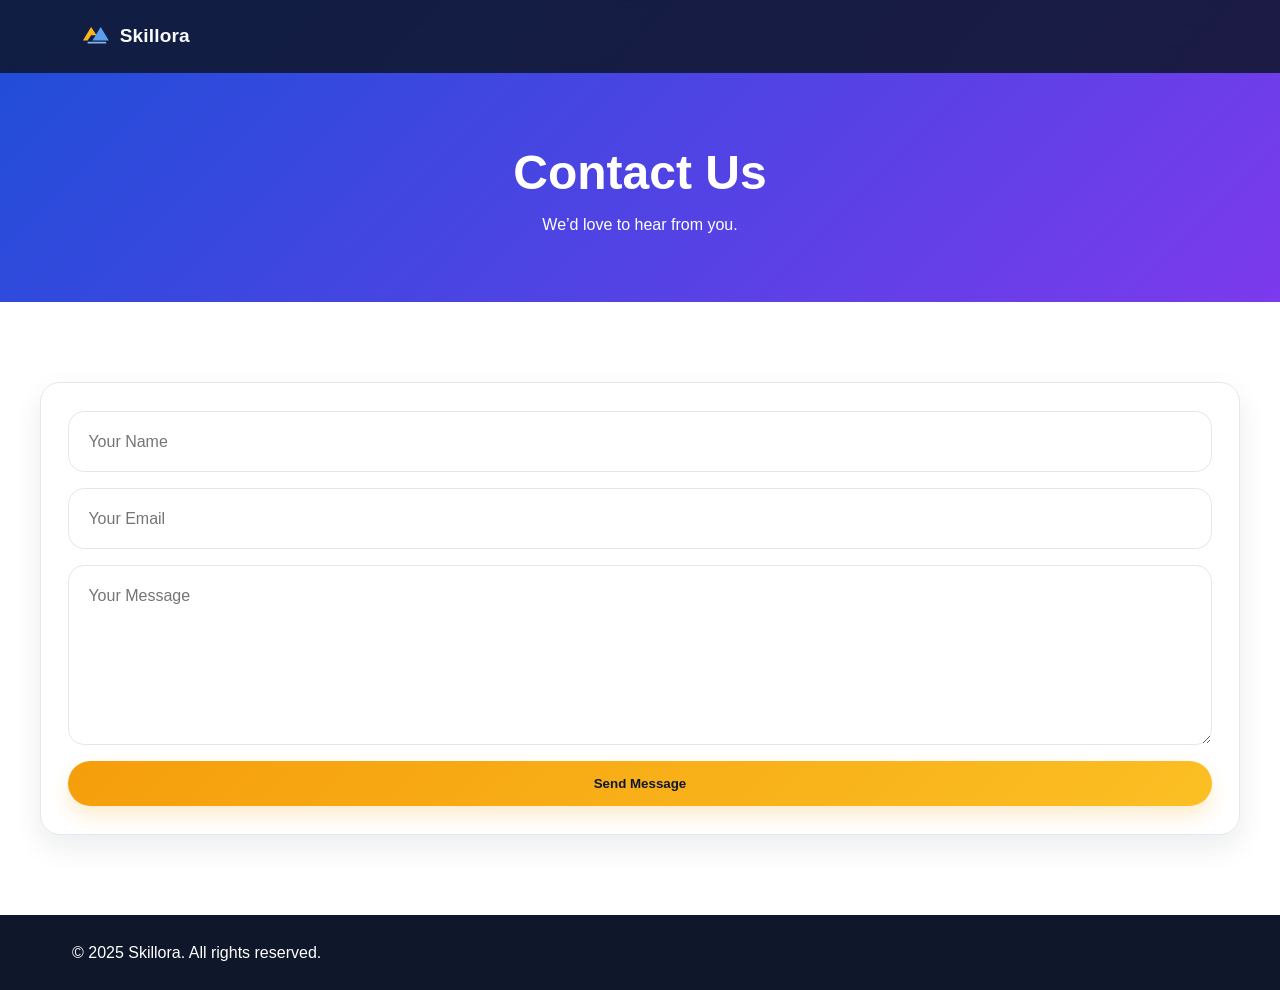
<file: contact.html>
<!DOCTYPE html>
<html lang="en">
  <head>
    <meta charset="UTF-8" />
    <meta name="viewport" content="width=device-width, initial-scale=1.0" />
    <title>Contact | Skillora</title>
    <link rel="stylesheet" href="./css/styles.css" />
    <link rel="icon" type="image/svg+xml" href="skillora-logo.svg" />
  </head>
  <body>
    <nav class="site-header site-header--solid">
      <div class="wrapper site-header__inner">
        <a href="index.html" class="site-header__brand">
          <img src="skillora-logo.svg" alt="Skillora Logo" />
        </a>
      </div>
    </nav>

    <header class="page-hero">
      <div class="wrapper">
        <h1>Contact Us</h1>
        <p>We’d love to hear from you.</p>
      </div>
    </header>

    <section class="section-space">
      <div class="wrapper contact-box">
        <form class="contact-form-grid" action="https://formspree.io/f/myyrqerl" method="POST">
          <input type="text" name="name" placeholder="Your Name" required />
          <input type="email" name="email" placeholder="Your Email" required />
          <textarea name="message" placeholder="Your Message" required></textarea>
          <button type="submit" class="primary-btn">Send Message</button>
        </form>
      </div>
    </section>

    <footer class="site-footer">
      <div class="wrapper site-footer__layout">
        <p>&copy; 2025 Skillora. All rights reserved.</p>
      </div>
    </footer>
  </body>
</html>
</file>
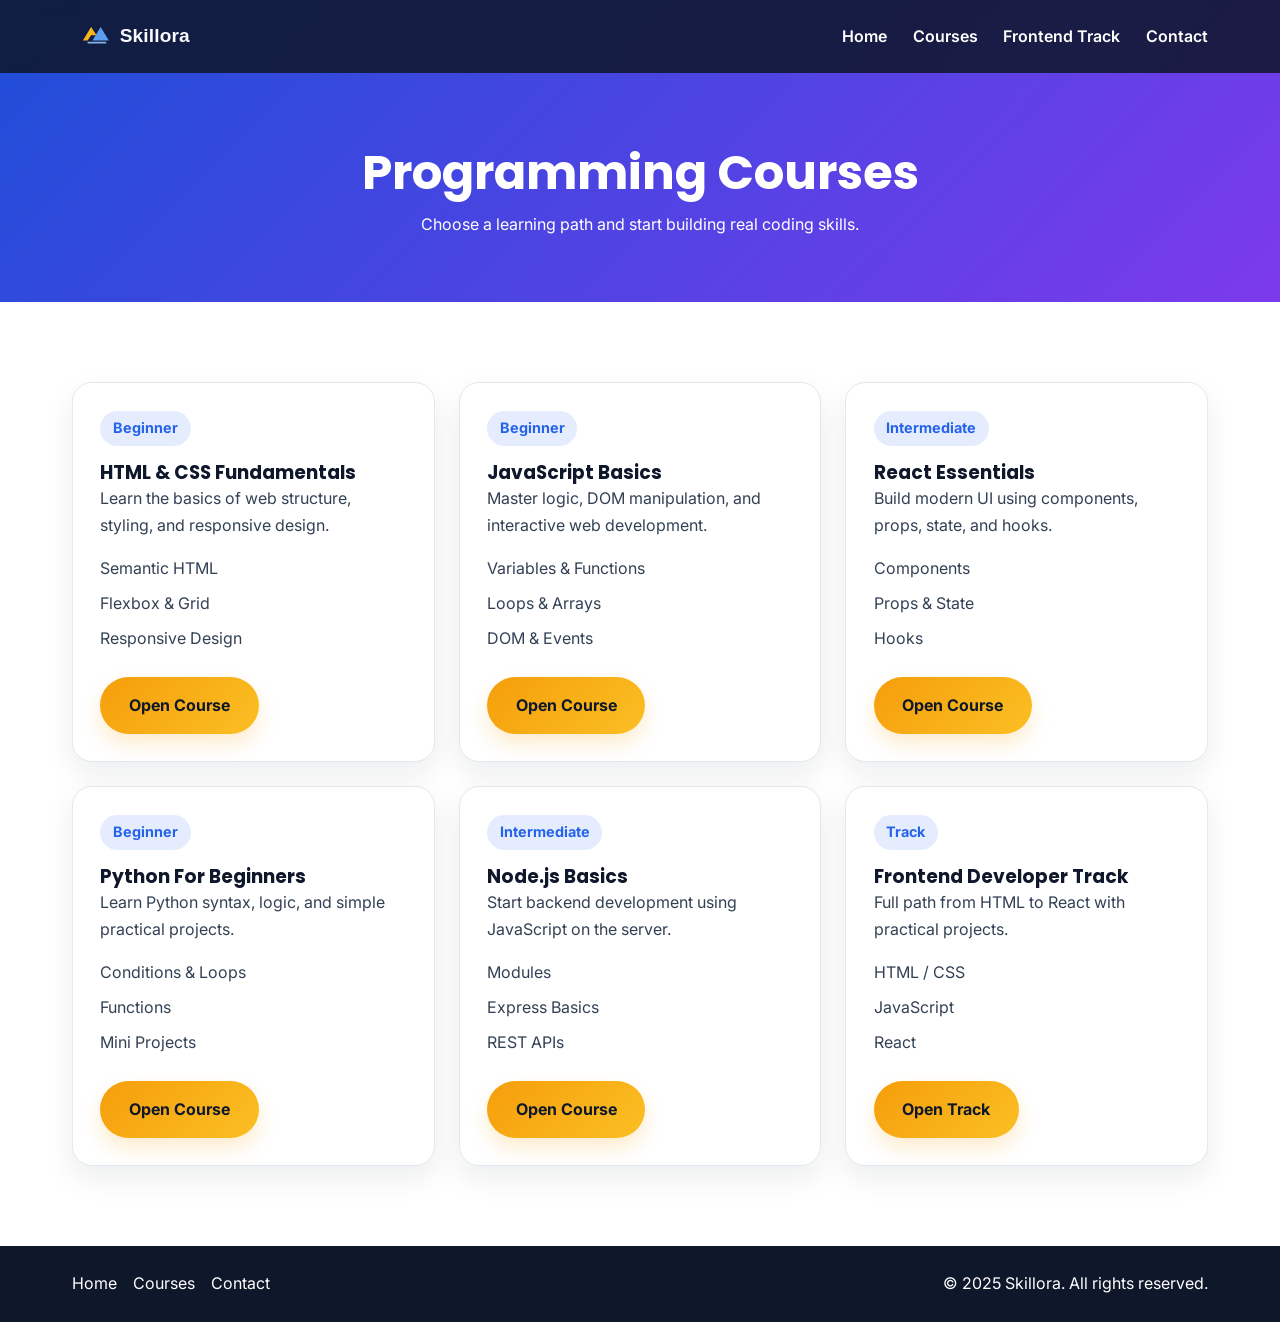
<file: courses.html>
<!DOCTYPE html>
<html lang="en">
  <head>
    <meta charset="UTF-8" />
    <meta name="viewport" content="width=device-width, initial-scale=1.0" />
    <title>Courses | Skillora</title>

    <link rel="icon" type="image/svg+xml" href="skillora-logo.svg" />

    <link rel="preconnect" href="https://fonts.googleapis.com" />
    <link rel="preconnect" href="https://fonts.gstatic.com" crossorigin />
    <link
      href="https://fonts.googleapis.com/css2?family=Inter:wght@400;500;600;700;800&family=Poppins:wght@600;700;800&display=swap"
      rel="stylesheet"
    />
    <link rel="stylesheet" href="./css/styles.css" />
  </head>
  <body>
    <nav class="site-header site-header--solid">
      <div class="wrapper site-header__inner">
        <a href="index.html" class="site-header__brand">
          <img src="skillora-logo.svg" alt="Skillora Logo" />
        </a>

        <div class="site-header__menu">
          <ul class="site-header__links">
            <li><a href="index.html">Home</a></li>
            <li><a href="courses.html">Courses</a></li>
            <li><a href="frontend-track.html">Frontend Track</a></li>
            <li><a href="contact.html">Contact</a></li>
          </ul>
        </div>

        <div class="mobile-nav">
          <button class="mobile-nav__toggle" aria-label="Toggle Menu">
            <span></span>
            <span></span>
            <span></span>
          </button>
          <div class="mobile-nav__panel">
            <ul class="mobile-nav__links">
              <li><a href="index.html">Home</a></li>
              <li><a href="courses.html">Courses</a></li>
              <li><a href="frontend-track.html">Frontend Track</a></li>
              <li><a href="contact.html">Contact</a></li>
            </ul>
          </div>
        </div>
      </div>
    </nav>

    <header class="page-hero">
      <div class="wrapper">
        <h1>Programming Courses</h1>
        <p>Choose a learning path and start building real coding skills.</p>
      </div>
    </header>

    <section class="section-space">
      <div class="wrapper">
        <div class="course-grid">
          <article class="course-card">
            <span class="course-card__level">Beginner</span>
            <h3>HTML & CSS Fundamentals</h3>
            <p>Learn the basics of web structure, styling, and responsive design.</p>
            <ul>
              <li>Semantic HTML</li>
              <li>Flexbox & Grid</li>
              <li>Responsive Design</li>
            </ul>
            <a href="html-css-course.html" class="primary-btn">Open Course</a>
          </article>

          <article class="course-card">
            <span class="course-card__level">Beginner</span>
            <h3>JavaScript Basics</h3>
            <p>Master logic, DOM manipulation, and interactive web development.</p>
            <ul>
              <li>Variables & Functions</li>
              <li>Loops & Arrays</li>
              <li>DOM & Events</li>
            </ul>
            <a href="javascript-course.html" class="primary-btn">Open Course</a>
          </article>

          <article class="course-card">
            <span class="course-card__level">Intermediate</span>
            <h3>React Essentials</h3>
            <p>Build modern UI using components, props, state, and hooks.</p>
            <ul>
              <li>Components</li>
              <li>Props & State</li>
              <li>Hooks</li>
            </ul>
            <a href="react-course.html" class="primary-btn">Open Course</a>
          </article>

          <article class="course-card">
            <span class="course-card__level">Beginner</span>
            <h3>Python For Beginners</h3>
            <p>Learn Python syntax, logic, and simple practical projects.</p>
            <ul>
              <li>Conditions & Loops</li>
              <li>Functions</li>
              <li>Mini Projects</li>
            </ul>
            <a href="python-course.html" class="primary-btn">Open Course</a>
          </article>

          <article class="course-card">
            <span class="course-card__level">Intermediate</span>
            <h3>Node.js Basics</h3>
            <p>Start backend development using JavaScript on the server.</p>
            <ul>
              <li>Modules</li>
              <li>Express Basics</li>
              <li>REST APIs</li>
            </ul>
            <a href="node-course.html" class="primary-btn">Open Course</a>
          </article>

          <article class="course-card">
            <span class="course-card__level">Track</span>
            <h3>Frontend Developer Track</h3>
            <p>Full path from HTML to React with practical projects.</p>
            <ul>
              <li>HTML / CSS</li>
              <li>JavaScript</li>
              <li>React</li>
            </ul>
            <a href="frontend-track.html" class="primary-btn">Open Track</a>
          </article>
        </div>
      </div>
    </section>

    <footer class="site-footer">
      <div class="wrapper site-footer__layout">
        <ul class="site-footer__links">
          <li><a href="index.html">Home</a></li>
          <li><a href="courses.html">Courses</a></li>
          <li><a href="contact.html">Contact</a></li>
        </ul>
        <p>&copy; 2025 Skillora. All rights reserved.</p>
      </div>
    </footer>

    <script src="./js/script.js"></script>
  </body>
</html>
</file>
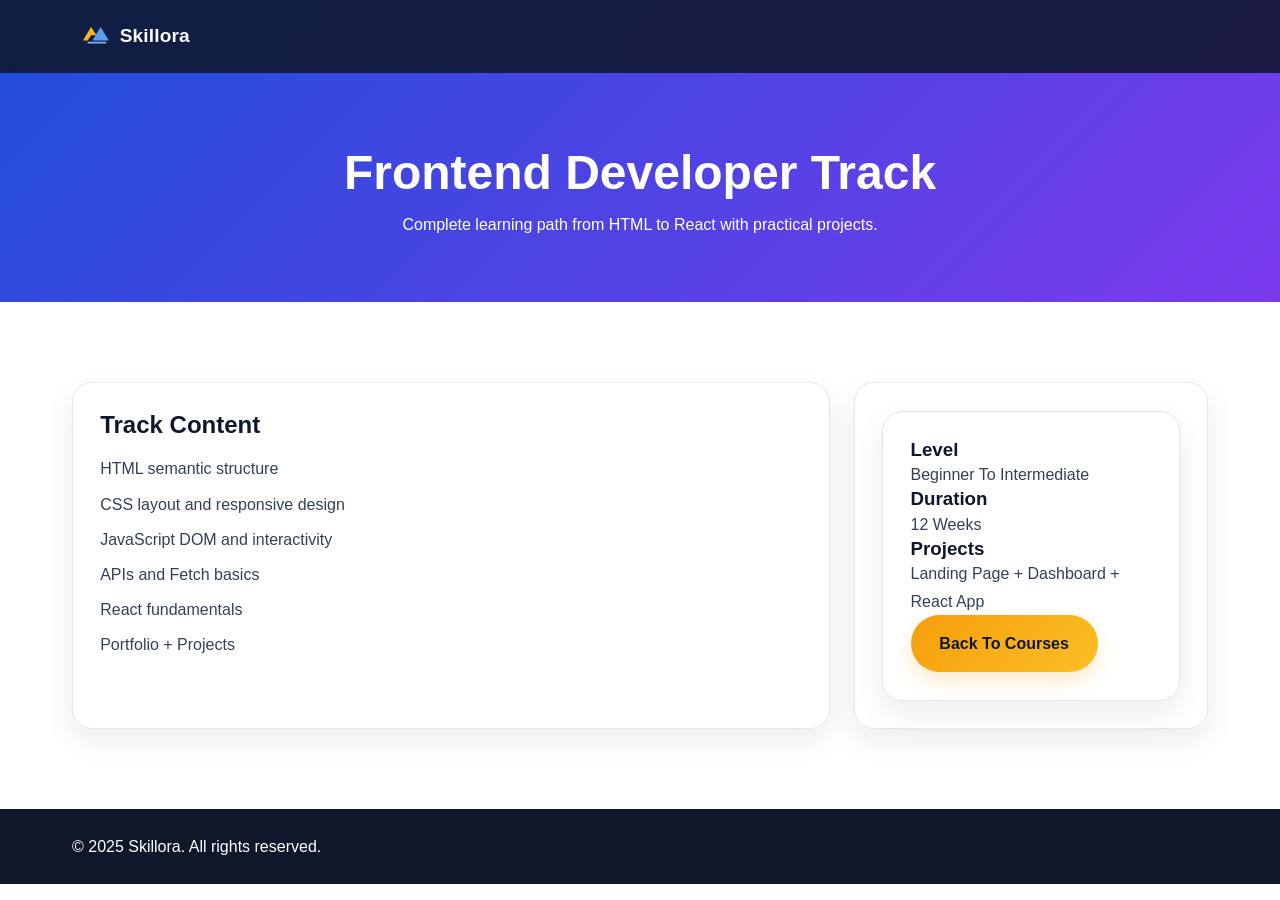
<file: frontend-track.html>
<!DOCTYPE html>
<html lang="en">
  <head>
    <meta charset="UTF-8" />
    <meta name="viewport" content="width=device-width, initial-scale=1.0" />
    <title>Frontend Track | Skillora</title>
    <link rel="stylesheet" href="./css/styles.css" />
    <link rel="icon" type="image/svg+xml" href="skillora-logo.svg" />
  </head>
  <body>
    <nav class="site-header site-header--solid">
      <div class="wrapper site-header__inner">
        <a href="index.html" class="site-header__brand">
          <img src="skillora-logo.svg" alt="Skillora Logo" />
        </a>
      </div>
    </nav>

    <header class="page-hero">
      <div class="wrapper">
        <h1>Frontend Developer Track</h1>
        <p>Complete learning path from HTML to React with practical projects.</p>
      </div>
    </header>

    <section class="section-space">
      <div class="wrapper single-course">
        <div class="single-course__main">
          <h2>Track Content</h2>
          <ul class="course-list">
            <li>HTML semantic structure</li>
            <li>CSS layout and responsive design</li>
            <li>JavaScript DOM and interactivity</li>
            <li>APIs and Fetch basics</li>
            <li>React fundamentals</li>
            <li>Portfolio + Projects</li>
          </ul>
        </div>

        <aside class="single-course__sidebar">
          <div class="course-info-box">
            <h3>Level</h3>
            <p>Beginner To Intermediate</p>
            <h3>Duration</h3>
            <p>12 Weeks</p>
            <h3>Projects</h3>
            <p>Landing Page + Dashboard + React App</p>
            <a href="courses.html" class="primary-btn">Back To Courses</a>
          </div>
        </aside>
      </div>
    </section>

    <footer class="site-footer">
      <div class="wrapper site-footer__layout">
        <p>&copy; 2025 Skillora. All rights reserved.</p>
      </div>
    </footer>
  </body>
</html>
</file>
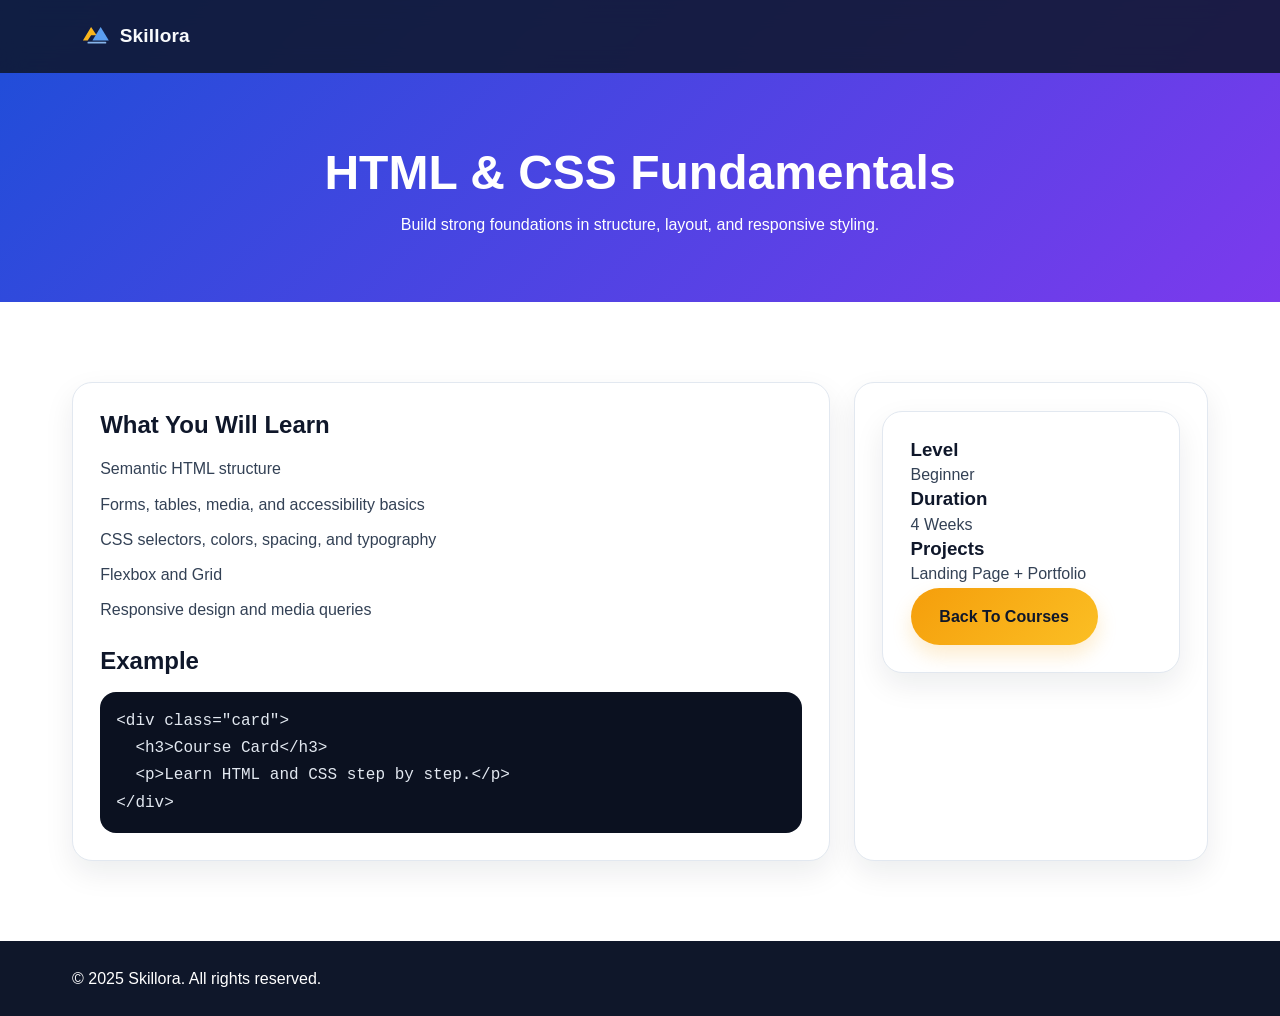
<file: html-css-course.html>
<!DOCTYPE html>
<html lang="en">
  <head>
    <meta charset="UTF-8" />
    <meta name="viewport" content="width=device-width, initial-scale=1.0" />
    <title>HTML & CSS Course | Skillora</title>
    <link rel="stylesheet" href="./css/styles.css" />
    <link rel="icon" type="image/svg+xml" href="skillora-logo.svg" />
  </head>
  <body>
    <nav class="site-header site-header--solid">
      <div class="wrapper site-header__inner">
        <a href="index.html" class="site-header__brand">
          <img src="skillora-logo.svg" alt="Skillora Logo" />
        </a>
      </div>
    </nav>

    <header class="page-hero">
      <div class="wrapper">
        <h1>HTML & CSS Fundamentals</h1>
        <p>Build strong foundations in structure, layout, and responsive styling.</p>
      </div>
    </header>

    <section class="section-space">
      <div class="wrapper single-course">
        <div class="single-course__main">
          <h2>What You Will Learn</h2>
          <ul class="course-list">
            <li>Semantic HTML structure</li>
            <li>Forms, tables, media, and accessibility basics</li>
            <li>CSS selectors, colors, spacing, and typography</li>
            <li>Flexbox and Grid</li>
            <li>Responsive design and media queries</li>
          </ul>

          <h2>Example</h2>
<pre><code>&lt;div class="card"&gt;
  &lt;h3&gt;Course Card&lt;/h3&gt;
  &lt;p&gt;Learn HTML and CSS step by step.&lt;/p&gt;
&lt;/div&gt;</code></pre>
        </div>

        <aside class="single-course__sidebar">
          <div class="course-info-box">
            <h3>Level</h3>
            <p>Beginner</p>
            <h3>Duration</h3>
            <p>4 Weeks</p>
            <h3>Projects</h3>
            <p>Landing Page + Portfolio</p>
            <a href="courses.html" class="primary-btn">Back To Courses</a>
          </div>
        </aside>
      </div>
    </section>

    <footer class="site-footer">
      <div class="wrapper site-footer__layout">
        <p>&copy; 2025 Skillora. All rights reserved.</p>
      </div>
    </footer>
  </body>
</html>
</file>
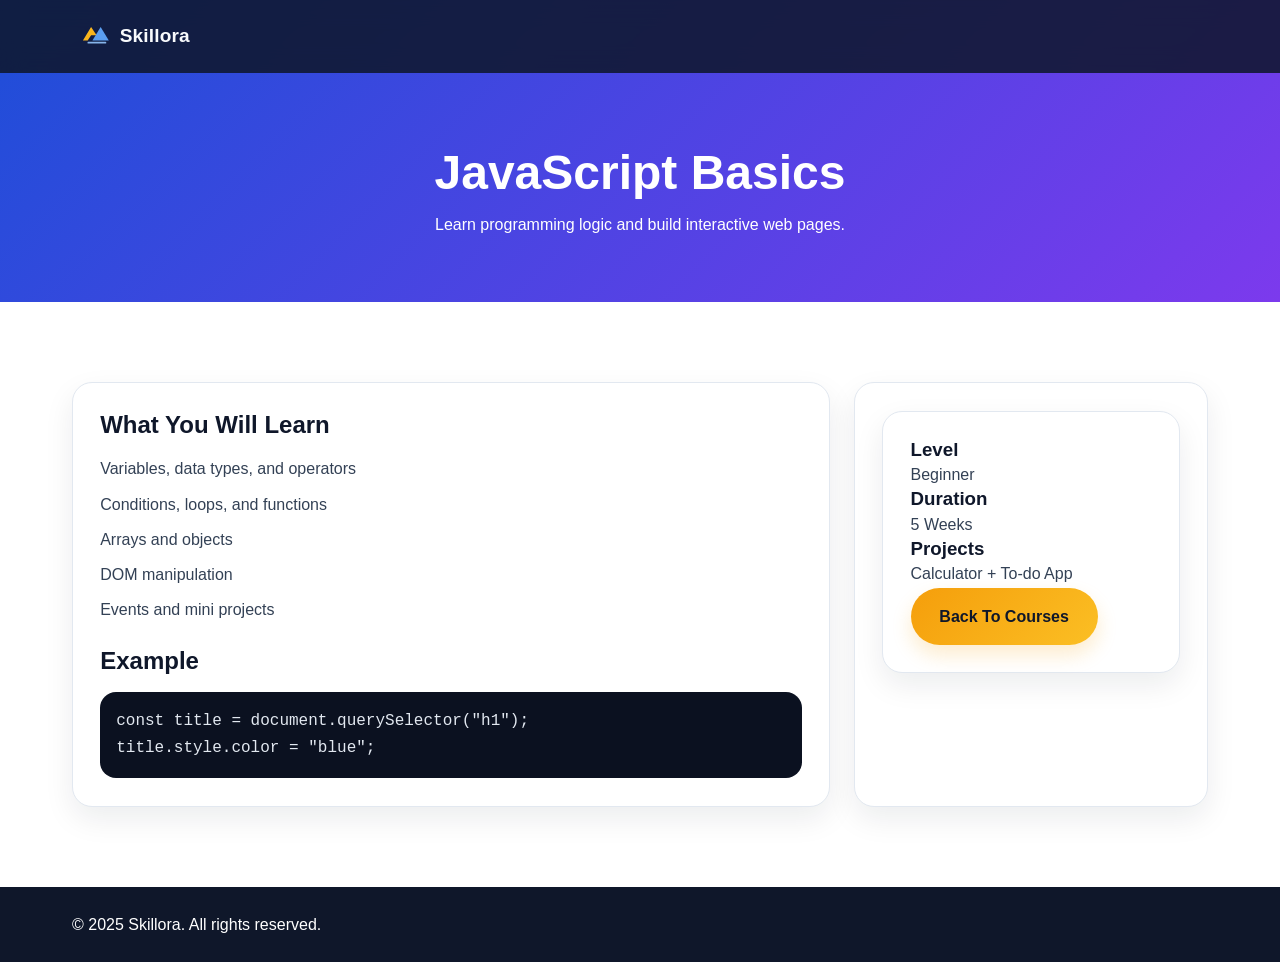
<file: javascript-course.html>
<!doctype html>
<html lang="en">
  <head>
    <meta charset="UTF-8" />
    <meta name="viewport" content="width=device-width, initial-scale=1.0" />
    <title>JavaScript Course | Skillora</title>
    <link rel="stylesheet" href="./css/styles.css" />
    <link rel="icon" type="image/svg+xml" href="skillora-logo.svg" />
  </head>
  <body>
    <nav class="site-header site-header--solid">
      <div class="wrapper site-header__inner">
        <a href="index.html" class="site-header__brand">
          <img src="skillora-logo.svg" alt="Skillora Logo" />
        </a>
      </div>
    </nav>

    <header class="page-hero">
      <div class="wrapper">
        <h1>JavaScript Basics</h1>
        <p>Learn programming logic and build interactive web pages.</p>
      </div>
    </header>

    <section class="section-space">
      <div class="wrapper single-course">
        <div class="single-course__main">
          <h2>What You Will Learn</h2>
          <ul class="course-list">
            <li>Variables, data types, and operators</li>
            <li>Conditions, loops, and functions</li>
            <li>Arrays and objects</li>
            <li>DOM manipulation</li>
            <li>Events and mini projects</li>
          </ul>

          <h2>Example</h2>
          <pre><code>const title = document.querySelector("h1");
title.style.color = "blue";</code></pre>
        </div>

        <aside class="single-course__sidebar">
          <div class="course-info-box">
            <h3>Level</h3>
            <p>Beginner</p>
            <h3>Duration</h3>
            <p>5 Weeks</p>
            <h3>Projects</h3>
            <p>Calculator + To-do App</p>
            <a href="courses.html" class="primary-btn">Back To Courses</a>
          </div>
        </aside>
      </div>
    </section>

    <footer class="site-footer">
      <div class="wrapper site-footer__layout">
        <p>&copy; 2025 Skillora. All rights reserved.</p>
      </div>
    </footer>
  </body>
</html>
</file>
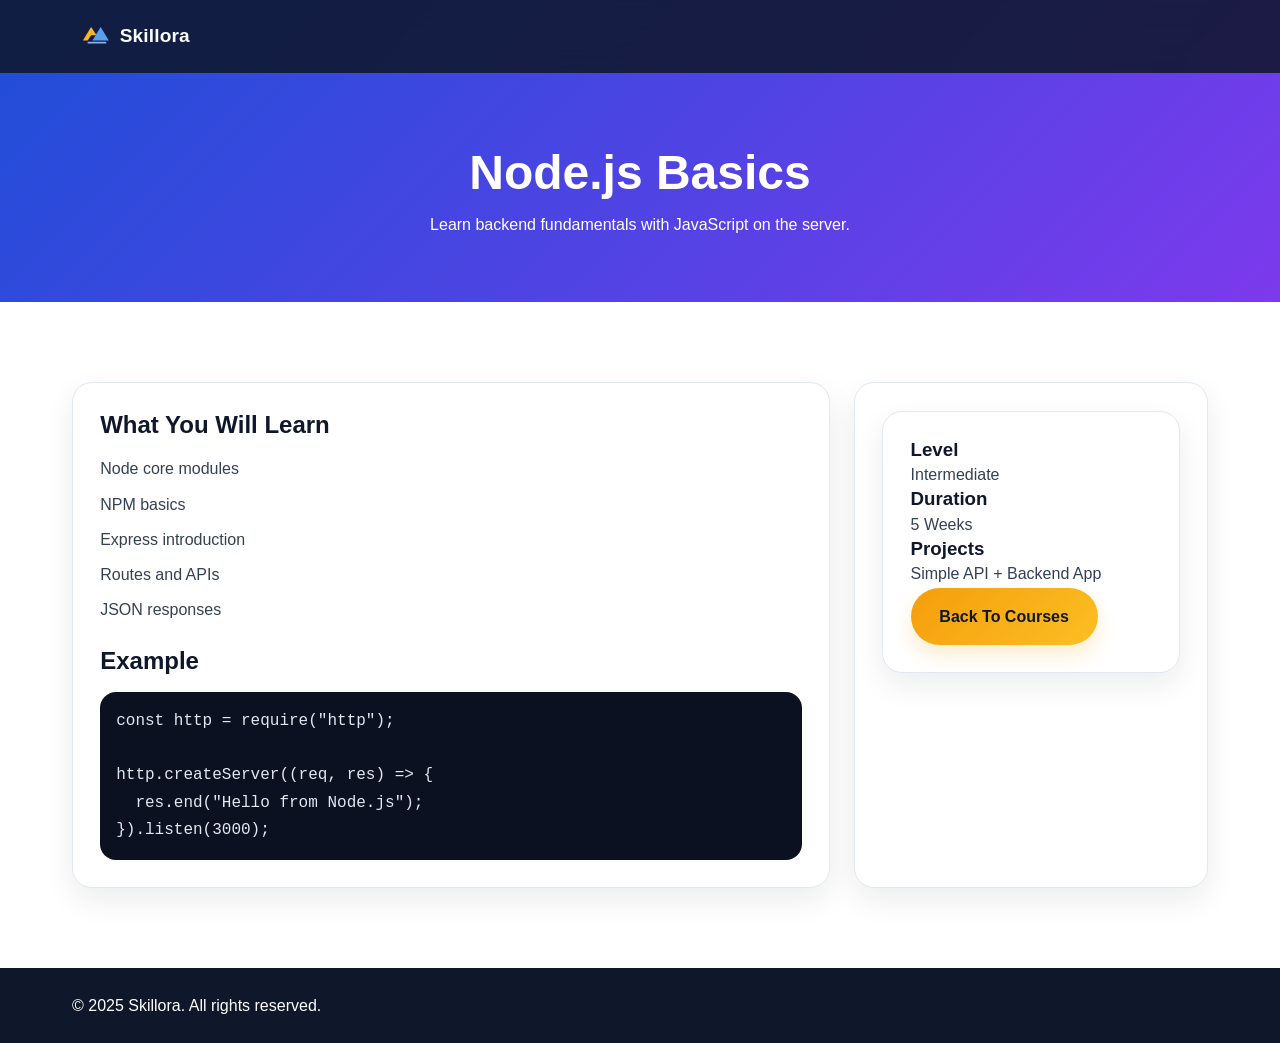
<file: node-course.html>
<!DOCTYPE html>
<html lang="en">
  <head>
    <meta charset="UTF-8" />
    <meta name="viewport" content="width=device-width, initial-scale=1.0" />
    <title>Node.js Course | Skillora</title>
    <link rel="stylesheet" href="./css/styles.css" />
    <link rel="icon" type="image/svg+xml" href="skillora-logo.svg" />
  </head>
  <body>
    <nav class="site-header site-header--solid">
      <div class="wrapper site-header__inner">
        <a href="index.html" class="site-header__brand">
          <img src="skillora-logo.svg" alt="Skillora Logo" />
        </a>
      </div>
    </nav>

    <header class="page-hero">
      <div class="wrapper">
        <h1>Node.js Basics</h1>
        <p>Learn backend fundamentals with JavaScript on the server.</p>
      </div>
    </header>

    <section class="section-space">
      <div class="wrapper single-course">
        <div class="single-course__main">
          <h2>What You Will Learn</h2>
          <ul class="course-list">
            <li>Node core modules</li>
            <li>NPM basics</li>
            <li>Express introduction</li>
            <li>Routes and APIs</li>
            <li>JSON responses</li>
          </ul>

          <h2>Example</h2>
<pre><code>const http = require("http");

http.createServer((req, res) => {
  res.end("Hello from Node.js");
}).listen(3000);</code></pre>
        </div>

        <aside class="single-course__sidebar">
          <div class="course-info-box">
            <h3>Level</h3>
            <p>Intermediate</p>
            <h3>Duration</h3>
            <p>5 Weeks</p>
            <h3>Projects</h3>
            <p>Simple API + Backend App</p>
            <a href="courses.html" class="primary-btn">Back To Courses</a>
          </div>
        </aside>
      </div>
    </section>

    <footer class="site-footer">
      <div class="wrapper site-footer__layout">
        <p>&copy; 2025 Skillora. All rights reserved.</p>
      </div>
    </footer>
  </body>
</html>
</file>
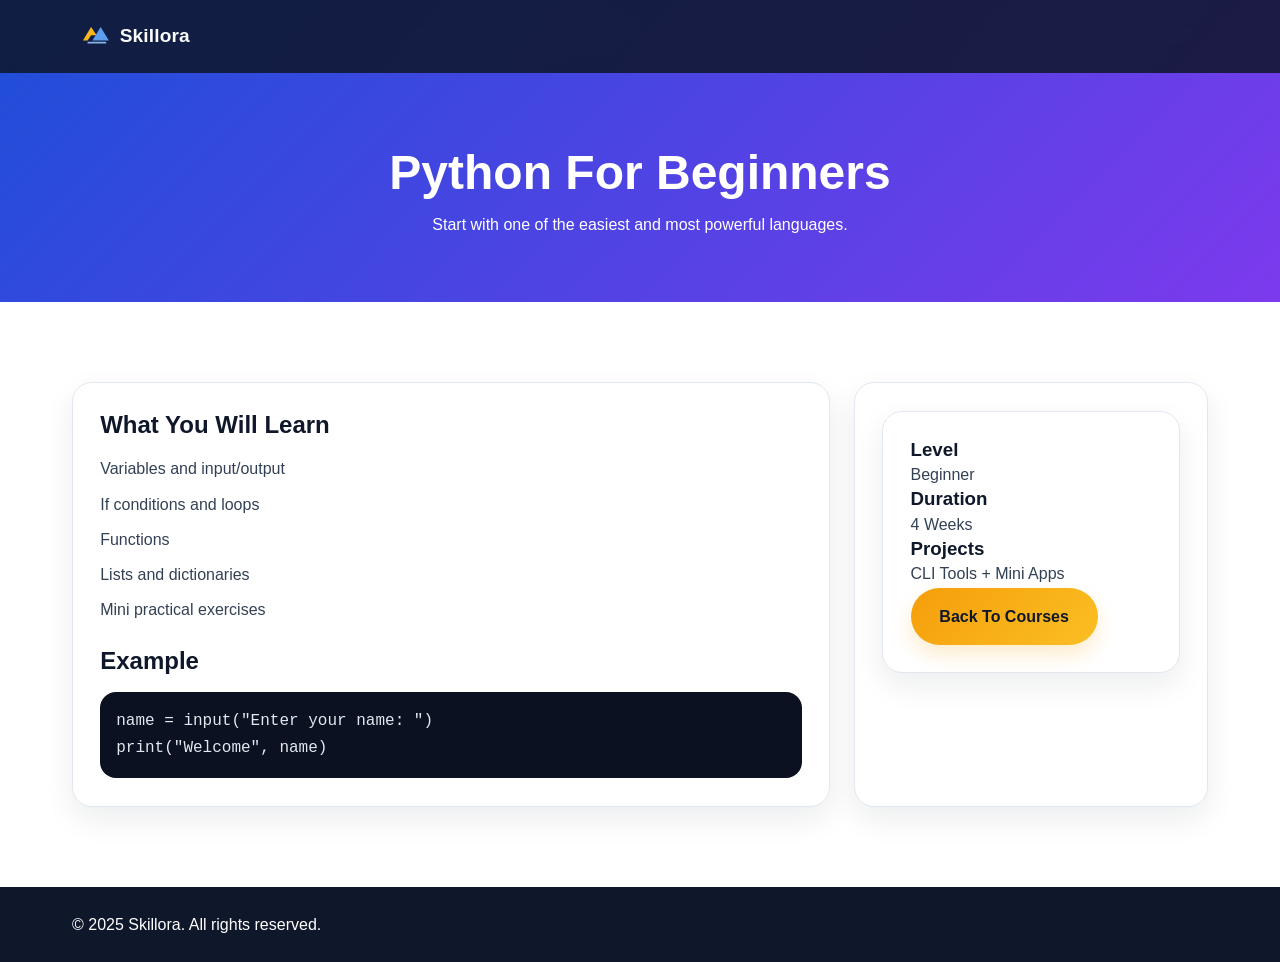
<file: python-course.html>
<!DOCTYPE html>
<html lang="en">
  <head>
    <meta charset="UTF-8" />
    <meta name="viewport" content="width=device-width, initial-scale=1.0" />
    <title>Python Course | Skillora</title>
    <link rel="stylesheet" href="./css/styles.css" />
    <link rel="icon" type="image/svg+xml" href="skillora-logo.svg" />
  </head>
  <body>
    <nav class="site-header site-header--solid">
      <div class="wrapper site-header__inner">
        <a href="index.html" class="site-header__brand">
          <img src="skillora-logo.svg" alt="Skillora Logo" />
        </a>
      </div>
    </nav>

    <header class="page-hero">
      <div class="wrapper">
        <h1>Python For Beginners</h1>
        <p>Start with one of the easiest and most powerful languages.</p>
      </div>
    </header>

    <section class="section-space">
      <div class="wrapper single-course">
        <div class="single-course__main">
          <h2>What You Will Learn</h2>
          <ul class="course-list">
            <li>Variables and input/output</li>
            <li>If conditions and loops</li>
            <li>Functions</li>
            <li>Lists and dictionaries</li>
            <li>Mini practical exercises</li>
          </ul>

          <h2>Example</h2>
<pre><code>name = input("Enter your name: ")
print("Welcome", name)</code></pre>
        </div>

        <aside class="single-course__sidebar">
          <div class="course-info-box">
            <h3>Level</h3>
            <p>Beginner</p>
            <h3>Duration</h3>
            <p>4 Weeks</p>
            <h3>Projects</h3>
            <p>CLI Tools + Mini Apps</p>
            <a href="courses.html" class="primary-btn">Back To Courses</a>
          </div>
        </aside>
      </div>
    </section>

    <footer class="site-footer">
      <div class="wrapper site-footer__layout">
        <p>&copy; 2025 Skillora. All rights reserved.</p>
      </div>
    </footer>
  </body>
</html>
</file>
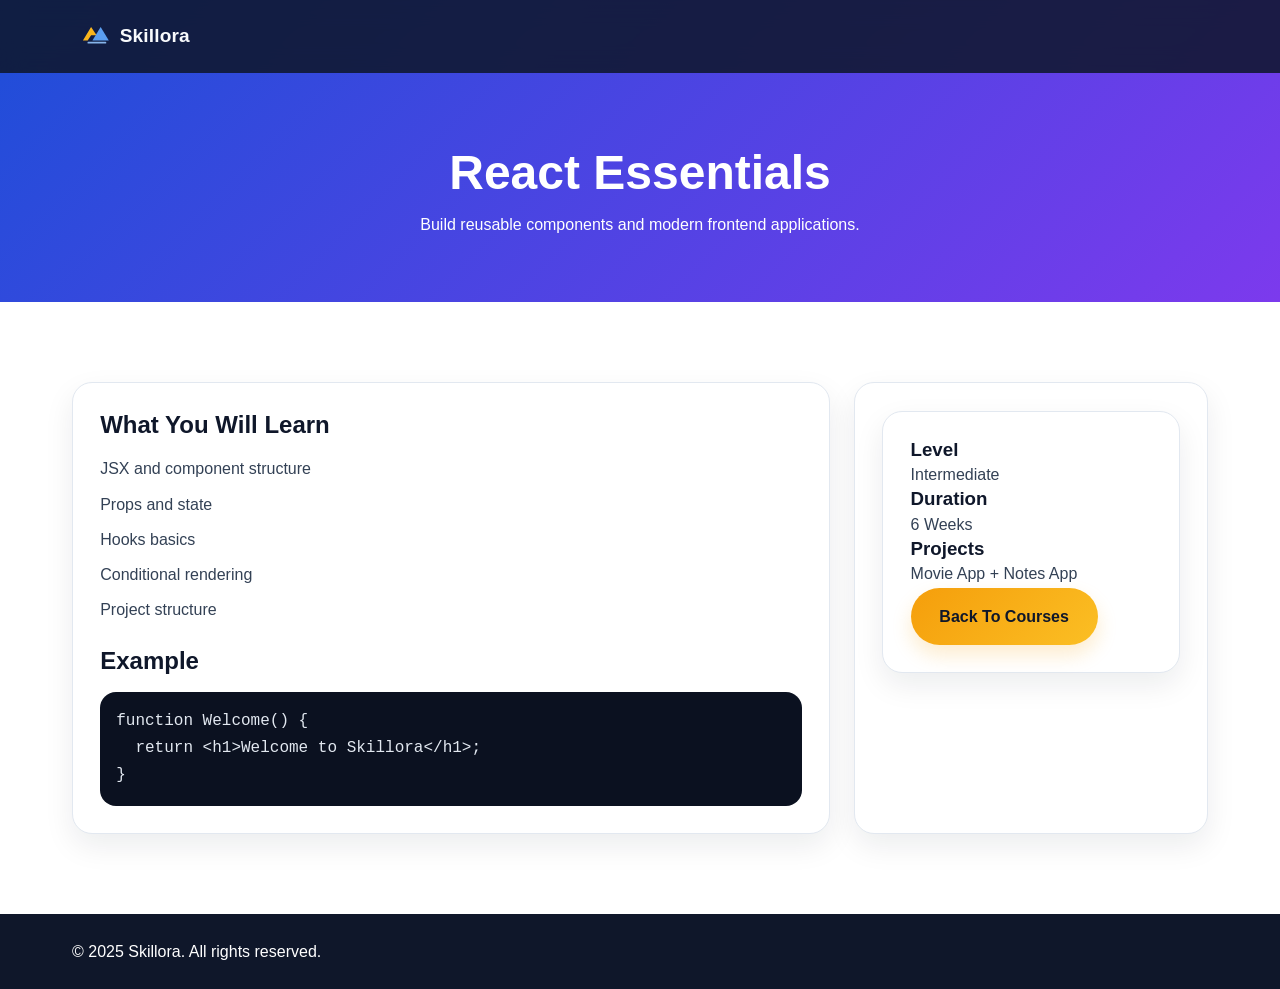
<file: react-course.html>
<!DOCTYPE html>
<html lang="en">
  <head>
    <meta charset="UTF-8" />
    <meta name="viewport" content="width=device-width, initial-scale=1.0" />
    <title>React Course | Skillora</title>
    <link rel="stylesheet" href="./css/styles.css" />
    <link rel="icon" type="image/svg+xml" href="skillora-logo.svg" />
  </head>
  <body>
    <nav class="site-header site-header--solid">
      <div class="wrapper site-header__inner">
        <a href="index.html" class="site-header__brand">
          <img src="skillora-logo.svg" alt="Skillora Logo" />
        </a>
      </div>
    </nav>

    <header class="page-hero">
      <div class="wrapper">
        <h1>React Essentials</h1>
        <p>Build reusable components and modern frontend applications.</p>
      </div>
    </header>

    <section class="section-space">
      <div class="wrapper single-course">
        <div class="single-course__main">
          <h2>What You Will Learn</h2>
          <ul class="course-list">
            <li>JSX and component structure</li>
            <li>Props and state</li>
            <li>Hooks basics</li>
            <li>Conditional rendering</li>
            <li>Project structure</li>
          </ul>

          <h2>Example</h2>
<pre><code>function Welcome() {
  return &lt;h1&gt;Welcome to Skillora&lt;/h1&gt;;
}</code></pre>
        </div>

        <aside class="single-course__sidebar">
          <div class="course-info-box">
            <h3>Level</h3>
            <p>Intermediate</p>
            <h3>Duration</h3>
            <p>6 Weeks</p>
            <h3>Projects</h3>
            <p>Movie App + Notes App</p>
            <a href="courses.html" class="primary-btn">Back To Courses</a>
          </div>
        </aside>
      </div>
    </section>

    <footer class="site-footer">
      <div class="wrapper site-footer__layout">
        <p>&copy; 2025 Skillora. All rights reserved.</p>
      </div>
    </footer>
  </body>
</html>
</file>
<file: css/styles.css>
*,
*::before,
*::after {
  margin: 0;
  padding: 0;
  box-sizing: border-box;
}

:root {
  --primary: #2563eb;
  --secondary: #7c3aed;
  --accent: #f59e0b;
  --dark: #0f172a;
  --body: #334155;
  --light: #f8fafc;
  --white: #ffffff;
  --border: #e2e8f0;
  --shadow: 0 12px 30px rgba(15, 23, 42, 0.08);
  --radius: 20px;
}

html {
  scroll-behavior: smooth;
}

body {
  font-family: "Inter", sans-serif;
  line-height: 1.7;
  color: var(--body);
  background: var(--white);
  overflow-x: hidden;
}
html,
body {
  width: 100%;
  max-width: 100%;
  overflow-x: hidden;
}

h1,
h2,
h3,
h4 {
  font-family: "Poppins", sans-serif;
  color: var(--dark);
  line-height: 1.2;
}

a {
  text-decoration: none;
}

ul {
  list-style: none;
}

img {
  max-width: 100%;
  display: block;
}

pre {
  overflow-x: auto;
}

code,
pre {
  font-family: Consolas, monospace;
}

.wrapper {
  max-width: 1200px;
  margin: auto;
  padding: 0 2rem;
}

.section-space {
  padding: 5rem 0;
}

.primary-btn,
.secondary-btn {
  display: inline-flex;
  align-items: center;
  justify-content: center;
  padding: 0.95rem 1.8rem;
  border-radius: 999px;
  font-weight: 700;
  transition: 0.3s ease;
  border: none;
  cursor: pointer;
}

.primary-btn {
  background: linear-gradient(135deg, var(--accent), #fbbf24);
  color: var(--dark);
  box-shadow: 0 10px 20px rgba(245, 158, 11, 0.2);
}

.primary-btn:hover {
  transform: translateY(-2px);
}

.secondary-btn {
  border: 1px solid rgba(255, 255, 255, 0.35);
  color: var(--white);
  background: rgba(255, 255, 255, 0.08);
}

.section-intro {
  max-width: 760px;
  margin: 0 auto 3rem;
  text-align: center;
}

.section-intro h2 {
  font-size: 2.25rem;
  margin-bottom: 0.8rem;
}

.section-intro__line {
  width: 72px;
  height: 4px;
  border-radius: 999px;
  background: linear-gradient(90deg, var(--primary), var(--secondary));
  margin: 0 auto 1.5rem;
}

.site-header {
  position: fixed;
  top: 0;
  left: 0;
  right: 0;
  padding: 1rem 0;
  z-index: 1000;
  transition: 0.3s ease;
}

.site-header.scrolled,
.site-header--solid {
  background: rgba(15, 23, 42, 0.86);
  backdrop-filter: blur(12px);
}

.site-header__inner {
  display: flex;
  align-items: center;
  justify-content: space-between;
}

.site-header__brand img {
  width: 150px;
}

.site-header__links {
  display: flex;
  align-items: center;
  gap: 1.6rem;
}

.site-header__links a {
  color: var(--white);
  font-weight: 600;
}

.site-header__links a:hover {
  color: var(--accent);
}

.nav-dropdown {
  position: relative;
}

.nav-dropdown > a i {
  font-size: 0.8rem;
  margin-left: 0.3rem;
}

.nav-dropdown__menu {
  position: absolute;
  top: 120%;
  left: 0;
  min-width: 200px;
  padding: 1rem;
  background: var(--white);
  border-radius: 16px;
  box-shadow: var(--shadow);
  display: none;
  flex-direction: column;
  gap: 0.8rem;
}

.nav-dropdown__menu a {
  color: var(--dark);
}

.nav-dropdown:hover .nav-dropdown__menu {
  display: flex;
}

/* Mobile */
.mobile-nav {
  display: none;
  position: relative;
}

.mobile-nav__toggle {
  width: 44px;
  height: 44px;
  border: 0;
  background: transparent;
  cursor: pointer;
  position: relative;
}

.mobile-nav__toggle span {
  position: absolute;
  left: 8px;
  width: 28px;
  height: 3px;
  background: var(--white);
  border-radius: 999px;
  transition: 0.3s ease;
}

.mobile-nav__toggle span:nth-child(1) {
  top: 12px;
}
.mobile-nav__toggle span:nth-child(2) {
  top: 20px;
}
.mobile-nav__toggle span:nth-child(3) {
  top: 28px;
}

.mobile-nav__toggle.active span:nth-child(1) {
  top: 20px;
  transform: rotate(45deg);
}
.mobile-nav__toggle.active span:nth-child(2) {
  opacity: 0;
}
.mobile-nav__toggle.active span:nth-child(3) {
  top: 20px;
  transform: rotate(-45deg);
}

.mobile-nav__panel {
  position: absolute;
  right: 0;
  top: calc(100% + 10px);
  width: 280px;
  background: rgba(15, 23, 42, 0.96);
  border-radius: 18px;
  padding: 1.2rem;
  display: none;
  box-shadow: 0 16px 30px rgba(0, 0, 0, 0.22);
}

.mobile-nav__panel.active {
  display: block;
}

.mobile-nav__links {
  display: flex;
  flex-direction: column;
  gap: 1rem;
}

.mobile-nav__links a {
  color: var(--white);
  font-weight: 600;
}

.hero-section {
  min-height: 100vh;
  display: flex;
  align-items: center;
  position: relative;
  overflow: hidden;
  background: linear-gradient(135deg, #1d4ed8, #7c3aed);
  padding: 8rem 0 5rem;
}

.hero-section::before {
  content: "";
  position: absolute;
  inset: 0;
  background: rgba(15, 23, 42, 0.28);
  z-index: 1;
}

.hero-section__layout {
  position: relative;
  z-index: 2;
  display: grid;
  grid-template-columns: 1.1fr 1fr;
  gap: 3rem;
  align-items: center;
}

.hero-section__badge {
  display: inline-block;
  color: var(--white);
  background: rgba(255, 255, 255, 0.12);
  padding: 0.5rem 1rem;
  border-radius: 999px;
  margin-bottom: 1rem;
  font-weight: 600;
}

.hero-section h1 {
  color: var(--white);
  font-size: 3.8rem;
  margin-bottom: 1rem;
}

.hero-section p {
  color: rgba(255, 255, 255, 0.92);
  font-size: 1.1rem;
  margin-bottom: 2rem;
  max-width: 580px;
}

.hero-section__actions {
  display: flex;
  gap: 1rem;
  flex-wrap: wrap;
}

.hero-section__media img {
  max-width: 520px;
  margin-left: auto;
  border-radius: 30px;
  box-shadow: 0 20px 50px rgba(15, 23, 42, 0.25);
}

.hero-section__wave {
  position: absolute;
  left: 0;
  bottom: 0;
  width: 100%;
  height: 150px;
}

.stats-strip {
  background: var(--dark);
  color: var(--white);
  padding: 1.8rem 0;
}

.stats-strip__grid {
  display: grid;
  grid-template-columns: repeat(4, 1fr);
  gap: 1rem;
  text-align: center;
}

.stats-strip__grid h3 {
  color: var(--white);
  font-size: 1.8rem;
}

.language-grid,
.course-grid,
.code-grid {
  display: grid;
  grid-template-columns: repeat(3, 1fr);
  gap: 1.5rem;
}

.language-card,
.course-card,
.code-card,
.roadmap-step,
.course-info-box,
.contact-box,
.single-course__main,
.single-course__sidebar {
  background: var(--white);
  border: 1px solid var(--border);
  border-radius: var(--radius);
  padding: 1.7rem;
  box-shadow: var(--shadow);
}

.language-card__icon {
  width: 60px;
  height: 60px;
  border-radius: 16px;
  background: linear-gradient(135deg, var(--primary), var(--secondary));
  color: var(--white);
  display: grid;
  place-items: center;
  font-size: 1.6rem;
  margin-bottom: 1rem;
}

.roadmap-section,
.code-section {
  background: var(--light);
}

.roadmap-grid {
  display: grid;
  grid-template-columns: repeat(3, 1fr);
  gap: 1.5rem;
}

.roadmap-step span {
  display: inline-flex;
  width: 52px;
  height: 52px;
  align-items: center;
  justify-content: center;
  border-radius: 50%;
  background: linear-gradient(135deg, var(--accent), #fbbf24);
  color: var(--dark);
  font-weight: 800;
  margin-bottom: 1rem;
}

.code-card pre {
  margin-top: 1rem;
  padding: 1rem;
  border-radius: 16px;
  background: #0b1120;
  color: #e2e8f0;
}

.newsletter-section__layout {
  max-width: 900px;
  margin: auto;
  text-align: center;
  background: var(--light);
  border: 1px solid var(--border);
  border-radius: 28px;
  padding: 3rem 2rem;
}

.newsletter-form {
  max-width: 560px;
  margin: 1.5rem auto 0;
  display: flex;
  gap: 1rem;
}

.newsletter-form input,
.contact-form-grid input,
.contact-form-grid textarea {
  width: 100%;
  padding: 1rem 1.2rem;
  border: 1px solid var(--border);
  border-radius: 16px;
  font: inherit;
}

.contact-form-grid {
  display: grid;
  gap: 1rem;
}

.contact-form-grid textarea {
  min-height: 180px;
  resize: vertical;
}

.page-hero {
  padding: 9rem 0 4rem;
  background: linear-gradient(135deg, #1d4ed8, #7c3aed);
  color: var(--white);
  text-align: center;
}

.page-hero h1 {
  color: var(--white);
  font-size: 3rem;
  margin-bottom: 0.6rem;
}

.course-card__level {
  display: inline-block;
  margin-bottom: 1rem;
  padding: 0.35rem 0.8rem;
  border-radius: 999px;
  background: rgba(37, 99, 235, 0.12);
  color: var(--primary);
  font-weight: 700;
  font-size: 0.9rem;
}

.course-card ul,
.course-list {
  margin: 1rem 0 1.5rem;
  display: grid;
  gap: 0.5rem;
}

.single-course {
  display: grid;
  grid-template-columns: 1.5fr 0.7fr;
  gap: 1.5rem;
}

.single-course__main pre {
  margin-top: 1rem;
  padding: 1rem;
  border-radius: 16px;
  background: #0b1120;
  color: #e2e8f0;
}

.site-footer {
  background: var(--dark);
  color: var(--white);
  padding: 1.5rem 0;
}

.site-footer__layout {
  display: flex;
  align-items: center;
  justify-content: space-between;
  gap: 1rem;
}

.site-footer__links {
  display: flex;
  gap: 1rem;
}

.site-footer a {
  color: var(--white);
}

.site-footer a:hover {
  color: var(--accent);
}

/* Responsive */
@media (max-width: 992px) {
  .site-header__menu {
    display: none;
  }

  .mobile-nav {
    display: block;
  }

  .hero-section__layout,
  .language-grid,
  .course-grid,
  .code-grid,
  .roadmap-grid,
  .stats-strip__grid,
  .single-course {
    grid-template-columns: 1fr 1fr;
  }

  .hero-section h1 {
    font-size: 3rem;
  }
}

@media (max-width: 768px) {
  .nav-dropdown {
    display: none;
  }

  .hero-section__layout,
  .language-grid,
  .course-grid,
  .code-grid,
  .roadmap-grid,
  .stats-strip__grid,
  .single-course {
    grid-template-columns: 1fr;
  }

  .hero-section {
    text-align: center;
  }

  .hero-section__media img {
    margin: 0 auto;
  }

  .hero-section__actions {
    justify-content: center;
  }

  .newsletter-form {
    flex-direction: column;
  }

  .site-footer__layout {
    flex-direction: column;
    text-align: center;
  }

  .site-footer__links {
    justify-content: center;
    flex-wrap: wrap;
  }
}

@media (max-width: 576px) {
  .wrapper {
    padding: 0 1.2rem;
  }

  .hero-section h1 {
    font-size: 2.3rem;
  }

  .section-intro h2,
  .page-hero h1 {
    font-size: 2rem;
  }

  .hero-section__wave {
    height: 110px;
  }
  #hero-banner > div > div.hero-section__content{
    max-width: 70%;
  }
}
</file>
